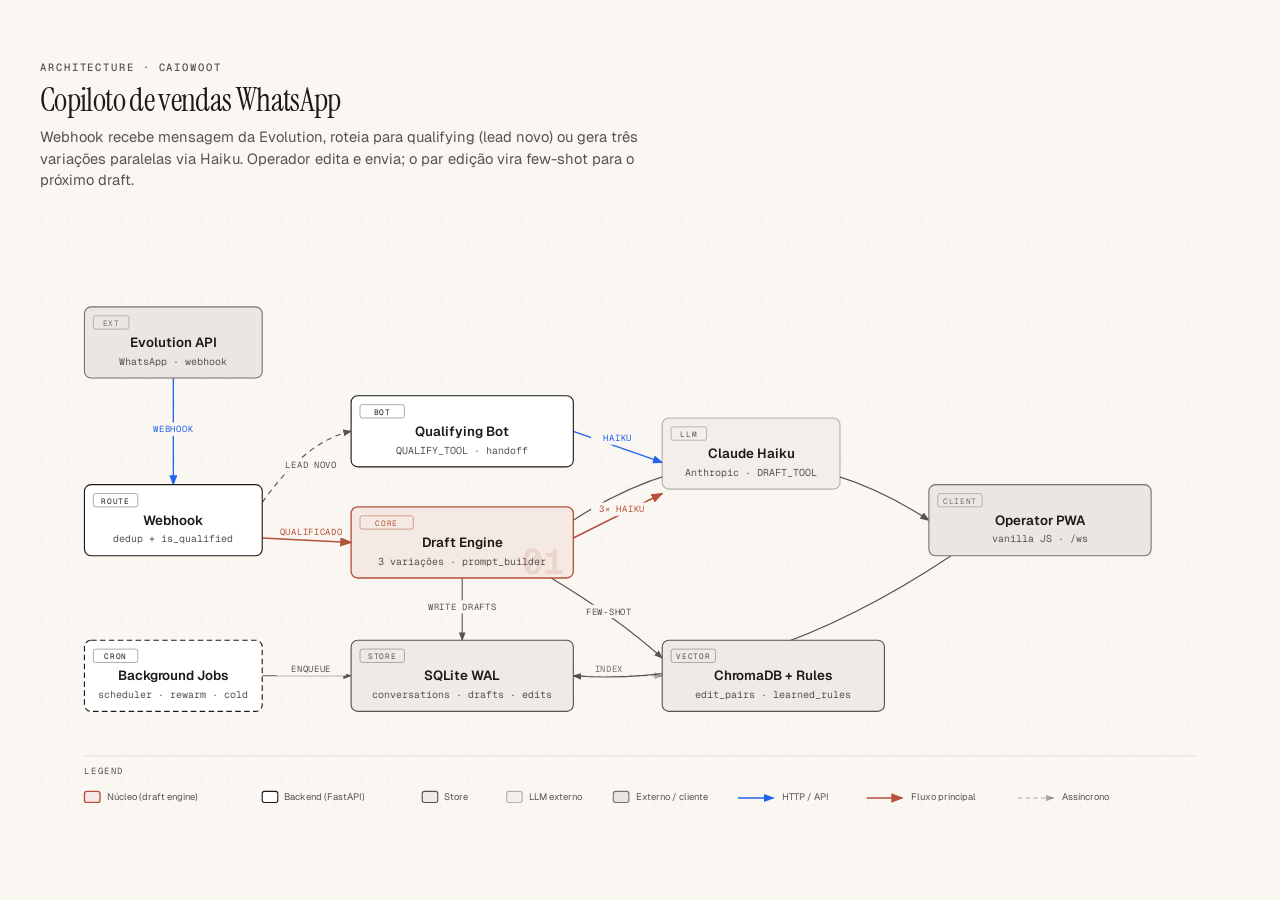
<file: architecture.html>
<!DOCTYPE html>
<html lang="pt-BR">
<head>
  <meta charset="UTF-8">
  <meta name="viewport" content="width=device-width, initial-scale=1.0">
  <title>CaioWoot · Arquitetura</title>
  <link href="https://fonts.googleapis.com/css2?family=Instrument+Serif:ital@0;1&family=Geist:wght@400;500;600&family=Geist+Mono:wght@400;500;600&display=swap" rel="stylesheet">
  <style>
    *, *::before, *::after { box-sizing: border-box; margin: 0; padding: 0; }
    :root {
      --paper:       #faf7f2;
      --paper-2:     #f2ede4;
      --ink:         #1c1917;
      --muted:       #57534e;
      --soft:        #78716c;
      --rule:        rgba(28,25,23,0.12);
      --accent:      #b5523a;
      --accent-tint: rgba(181,82,58,0.08);
      --link:        #2563eb;
      --font-sans:   'Geist', system-ui, sans-serif;
      --font-serif:  'Instrument Serif', serif;
      --font-mono:   'Geist Mono', ui-monospace, monospace;
    }

    body {
      font-family: var(--font-sans);
      background: var(--paper);
      color: var(--ink);
      min-height: 100vh;
      display: flex;
      align-items: center;
      justify-content: center;
      padding: 3rem 2rem;
    }

    .frame { max-width: 1200px; width: 100%; }

    .eyebrow {
      font-family: var(--font-mono);
      font-size: 0.66rem;
      font-weight: 500;
      letter-spacing: 0.18em;
      text-transform: uppercase;
      color: var(--muted);
      margin-bottom: 0.5rem;
    }

    h1 {
      font-family: var(--font-serif);
      font-size: clamp(1.5rem, 2.4vw + 0.75rem, 2rem);
      font-weight: 400;
      letter-spacing: -0.02em;
      line-height: 1.15;
      color: var(--ink);
      margin-bottom: 0.5rem;
    }

    .subtitle {
      font-family: var(--font-sans);
      font-size: 0.92rem;
      color: var(--muted);
      margin-bottom: 1.75rem;
      max-width: 640px;
      line-height: 1.45;
    }

    svg { width: 100%; min-width: 1000px; display: block; }
  </style>
</head>
<body>
  <div class="frame">
    <p class="eyebrow">Architecture · CaioWoot</p>
    <h1>Copiloto de vendas WhatsApp</h1>
    <p class="subtitle">Webhook recebe mensagem da Evolution, roteia para qualifying (lead novo) ou gera três variações paralelas via Haiku. Operador edita e envia; o par edição vira few-shot para o próximo draft.</p>

    <svg viewBox="0 0 1080 560" xmlns="http://www.w3.org/2000/svg" role="img" aria-label="Arquitetura CaioWoot">
      <defs>
        <pattern id="dots" width="24" height="24" patternUnits="userSpaceOnUse">
          <circle cx="1" cy="1" r="0.9" fill="rgba(28,25,23,0.10)"/>
        </pattern>
        <marker id="arrow" markerWidth="8" markerHeight="6" refX="7" refY="3" orient="auto">
          <polygon points="0 0, 8 3, 0 6" fill="#57534e"/>
        </marker>
        <marker id="arrow-accent" markerWidth="8" markerHeight="6" refX="7" refY="3" orient="auto">
          <polygon points="0 0, 8 3, 0 6" fill="#b5523a"/>
        </marker>
        <marker id="arrow-link" markerWidth="8" markerHeight="6" refX="7" refY="3" orient="auto">
          <polygon points="0 0, 8 3, 0 6" fill="#2563eb"/>
        </marker>
        <marker id="arrow-soft" markerWidth="8" markerHeight="6" refX="7" refY="3" orient="auto">
          <polygon points="0 0, 8 3, 0 6" fill="rgba(28,25,23,0.35)"/>
        </marker>
      </defs>

      <rect width="100%" height="100%" fill="#faf7f2"/>
      <rect width="100%" height="100%" fill="url(#dots)" opacity="0.55"/>

      <!-- ============================================ -->
      <!-- Arrows first (behind boxes)                 -->
      <!-- ============================================ -->

      <!-- 1. Evolution (in) → Webhook (LINK) -->
      <line x1="120" y1="144" x2="120" y2="240" stroke="#2563eb" stroke-width="1.2" marker-end="url(#arrow-link)"/>

      <!-- 2. Webhook → Auto-qualifier (dashed muted — conditional) -->
      <path d="M 200 256 Q 240 200 280 192" fill="none" stroke="#57534e" stroke-width="1" stroke-dasharray="5,4" marker-end="url(#arrow)"/>

      <!-- 3. Webhook → Draft engine (ACCENT — primary) -->
      <line x1="200" y1="288" x2="280" y2="292" stroke="#b5523a" stroke-width="1.4" marker-end="url(#arrow-accent)"/>

      <!-- 4. Auto-qualifier → Claude Haiku (LINK) -->
      <line x1="480" y1="192" x2="560" y2="220" stroke="#2563eb" stroke-width="1.2" marker-end="url(#arrow-link)"/>

      <!-- 5. Draft engine → Claude Haiku (ACCENT — 3x parallel) -->
      <line x1="480" y1="288" x2="560" y2="248" stroke="#b5523a" stroke-width="1.4" marker-end="url(#arrow-accent)"/>

      <!-- 6. Draft engine → ChromaDB (muted — few-shot read) -->
      <path d="M 460 324 Q 520 360 560 396" fill="none" stroke="#57534e" stroke-width="1" marker-end="url(#arrow)"/>

      <!-- 7. Draft engine → SQLite (muted — write drafts) -->
      <line x1="380" y1="324" x2="380" y2="380" stroke="#57534e" stroke-width="1" marker-end="url(#arrow)"/>

      <!-- 8. Draft engine → Operator PWA (muted, arco — WS broadcast) -->
      <path d="M 480 272 Q 640 168 800 272" fill="none" stroke="#57534e" stroke-width="1.1" marker-end="url(#arrow)"/>

      <!-- 9. Operator PWA → SQLite (muted, arco — edit + send) -->
      <path d="M 820 304 Q 640 424 480 412" fill="none" stroke="#57534e" stroke-width="1" marker-end="url(#arrow)"/>

      <!-- 10. SQLite → ChromaDB (dashed — async index) -->
      <line x1="480" y1="412" x2="560" y2="412" stroke="rgba(28,25,23,0.35)" stroke-width="1" stroke-dasharray="4,3" marker-end="url(#arrow-soft)"/>

      <!-- 11. Background cron → SQLite (muted — scheduled sends) -->
      <line x1="200" y1="412" x2="280" y2="412" stroke="#57534e" stroke-width="1" marker-end="url(#arrow)"/>

      <!-- ============================================ -->
      <!-- Arrow labels (always with opaque mask)      -->
      <!-- ============================================ -->

      <rect x="96" y="184" width="48" height="12" rx="2" fill="#faf7f2"/>
      <text x="120" y="193" fill="#2563eb" font-size="8" font-family="'Geist Mono', monospace" text-anchor="middle" letter-spacing="0.08em">WEBHOOK</text>

      <rect x="212" y="216" width="64" height="12" rx="2" fill="#faf7f2"/>
      <text x="244" y="225" fill="#57534e" font-size="8" font-family="'Geist Mono', monospace" text-anchor="middle" letter-spacing="0.08em">LEAD NOVO</text>

      <rect x="212" y="276" width="64" height="12" rx="2" fill="#faf7f2"/>
      <text x="244" y="285" fill="#b5523a" font-size="8" font-family="'Geist Mono', monospace" text-anchor="middle" letter-spacing="0.08em">QUALIFICADO</text>

      <rect x="496" y="192" width="48" height="12" rx="2" fill="#faf7f2"/>
      <text x="520" y="201" fill="#2563eb" font-size="8" font-family="'Geist Mono', monospace" text-anchor="middle" letter-spacing="0.08em">HAIKU</text>

      <rect x="496" y="256" width="56" height="12" rx="2" fill="#faf7f2"/>
      <text x="524" y="265" fill="#b5523a" font-size="8" font-family="'Geist Mono', monospace" text-anchor="middle" letter-spacing="0.08em">3× HAIKU</text>

      <rect x="480" y="348" width="64" height="12" rx="2" fill="#faf7f2"/>
      <text x="512" y="357" fill="#57534e" font-size="8" font-family="'Geist Mono', monospace" text-anchor="middle" letter-spacing="0.08em">FEW-SHOT</text>

      <rect x="344" y="344" width="72" height="12" rx="2" fill="#faf7f2"/>
      <text x="380" y="353" fill="#57534e" font-size="8" font-family="'Geist Mono', monospace" text-anchor="middle" letter-spacing="0.08em">WRITE DRAFTS</text>

      <rect x="604" y="196" width="72" height="12" rx="2" fill="#faf7f2"/>
      <text x="640" y="205" fill="#57534e" font-size="8" font-family="'Geist Mono', monospace" text-anchor="middle" letter-spacing="0.08em">WS BROADCAST</text>

      <rect x="604" y="400" width="72" height="12" rx="2" fill="#faf7f2"/>
      <text x="640" y="409" fill="#57534e" font-size="8" font-family="'Geist Mono', monospace" text-anchor="middle" letter-spacing="0.08em">EDIT + SEND</text>

      <rect x="492" y="400" width="40" height="12" rx="2" fill="#faf7f2"/>
      <text x="512" y="409" fill="#78716c" font-size="8" font-family="'Geist Mono', monospace" text-anchor="middle" letter-spacing="0.08em">INDEX</text>

      <rect x="212" y="400" width="64" height="12" rx="2" fill="#faf7f2"/>
      <text x="244" y="409" fill="#57534e" font-size="8" font-family="'Geist Mono', monospace" text-anchor="middle" letter-spacing="0.08em">ENQUEUE</text>

      <!-- ============================================ -->
      <!-- Nodes (drawn on top)                         -->
      <!-- ============================================ -->

      <!-- 1. Evolution API (external input) -->
      <rect x="40" y="80" width="160" height="64" rx="6" fill="#faf7f2"/>
      <rect x="40" y="80" width="160" height="64" rx="6" fill="rgba(87,83,78,0.10)" stroke="#78716c" stroke-width="1"/>
      <rect x="48" y="88" width="32" height="12" rx="2" fill="transparent" stroke="rgba(120,113,108,0.50)" stroke-width="0.8"/>
      <text x="64" y="97" fill="#78716c" font-size="7" font-family="'Geist Mono', monospace" text-anchor="middle" letter-spacing="0.08em">EXT</text>
      <text x="120" y="116" fill="#1c1917" font-size="12" font-weight="600" font-family="'Geist', sans-serif" text-anchor="middle">Evolution API</text>
      <text x="120" y="132" fill="#57534e" font-size="9" font-family="'Geist Mono', monospace" text-anchor="middle">WhatsApp · webhook</text>

      <!-- 2. Webhook router (backend) -->
      <rect x="40" y="240" width="160" height="64" rx="6" fill="#faf7f2"/>
      <rect x="40" y="240" width="160" height="64" rx="6" fill="#ffffff" stroke="#1c1917" stroke-width="1"/>
      <rect x="48" y="248" width="40" height="12" rx="2" fill="transparent" stroke="rgba(28,25,23,0.40)" stroke-width="0.8"/>
      <text x="68" y="257" fill="#1c1917" font-size="7" font-family="'Geist Mono', monospace" text-anchor="middle" letter-spacing="0.08em">ROUTE</text>
      <text x="120" y="276" fill="#1c1917" font-size="12" font-weight="600" font-family="'Geist', sans-serif" text-anchor="middle">Webhook</text>
      <text x="120" y="292" fill="#57534e" font-size="9" font-family="'Geist Mono', monospace" text-anchor="middle">dedup + is_qualified</text>

      <!-- 3. Auto-qualifier (backend) -->
      <rect x="280" y="160" width="200" height="64" rx="6" fill="#faf7f2"/>
      <rect x="280" y="160" width="200" height="64" rx="6" fill="#ffffff" stroke="#1c1917" stroke-width="1"/>
      <rect x="288" y="168" width="40" height="12" rx="2" fill="transparent" stroke="rgba(28,25,23,0.40)" stroke-width="0.8"/>
      <text x="308" y="177" fill="#1c1917" font-size="7" font-family="'Geist Mono', monospace" text-anchor="middle" letter-spacing="0.08em">BOT</text>
      <text x="380" y="196" fill="#1c1917" font-size="12" font-weight="600" font-family="'Geist', sans-serif" text-anchor="middle">Qualifying Bot</text>
      <text x="380" y="212" fill="#57534e" font-size="9" font-family="'Geist Mono', monospace" text-anchor="middle">QUALIFY_TOOL · handoff</text>

      <!-- 4. Draft engine (FOCAL — accent) -->
      <rect x="280" y="260" width="200" height="64" rx="6" fill="#faf7f2"/>
      <rect x="280" y="260" width="200" height="64" rx="6" fill="rgba(181,82,58,0.08)" stroke="#b5523a" stroke-width="1.2"/>
      <rect x="288" y="268" width="48" height="12" rx="2" fill="transparent" stroke="rgba(181,82,58,0.55)" stroke-width="0.8"/>
      <text x="312" y="277" fill="#b5523a" font-size="7" font-family="'Geist Mono', monospace" text-anchor="middle" letter-spacing="0.08em">CORE</text>
      <text x="472" y="320" fill="rgba(181,82,58,0.14)" font-size="32" font-weight="600" font-family="'Geist Mono', monospace" text-anchor="end">01</text>
      <text x="380" y="296" fill="#1c1917" font-size="12" font-weight="600" font-family="'Geist', sans-serif" text-anchor="middle">Draft Engine</text>
      <text x="380" y="312" fill="#57534e" font-size="9" font-family="'Geist Mono', monospace" text-anchor="middle">3 variações · prompt_builder</text>

      <!-- 5. Claude Haiku (external LLM) -->
      <rect x="560" y="180" width="160" height="64" rx="6" fill="#faf7f2"/>
      <rect x="560" y="180" width="160" height="64" rx="6" fill="rgba(28,25,23,0.03)" stroke="rgba(28,25,23,0.30)" stroke-width="1"/>
      <rect x="568" y="188" width="32" height="12" rx="2" fill="transparent" stroke="rgba(28,25,23,0.30)" stroke-width="0.8"/>
      <text x="584" y="197" fill="#57534e" font-size="7" font-family="'Geist Mono', monospace" text-anchor="middle" letter-spacing="0.08em">LLM</text>
      <text x="640" y="216" fill="#1c1917" font-size="12" font-weight="600" font-family="'Geist', sans-serif" text-anchor="middle">Claude Haiku</text>
      <text x="640" y="232" fill="#57534e" font-size="9" font-family="'Geist Mono', monospace" text-anchor="middle">Anthropic · DRAFT_TOOL</text>

      <!-- 6. Operator PWA (external output) -->
      <rect x="800" y="240" width="200" height="64" rx="6" fill="#faf7f2"/>
      <rect x="800" y="240" width="200" height="64" rx="6" fill="rgba(87,83,78,0.10)" stroke="#78716c" stroke-width="1"/>
      <rect x="808" y="248" width="40" height="12" rx="2" fill="transparent" stroke="rgba(120,113,108,0.50)" stroke-width="0.8"/>
      <text x="828" y="257" fill="#78716c" font-size="7" font-family="'Geist Mono', monospace" text-anchor="middle" letter-spacing="0.08em">CLIENT</text>
      <text x="900" y="276" fill="#1c1917" font-size="12" font-weight="600" font-family="'Geist', sans-serif" text-anchor="middle">Operator PWA</text>
      <text x="900" y="292" fill="#57534e" font-size="9" font-family="'Geist Mono', monospace" text-anchor="middle">vanilla JS · /ws</text>

      <!-- 7. Background cron (backend) -->
      <rect x="40" y="380" width="160" height="64" rx="6" fill="#faf7f2"/>
      <rect x="40" y="380" width="160" height="64" rx="6" fill="#ffffff" stroke="#1c1917" stroke-width="1" stroke-dasharray="5,3"/>
      <rect x="48" y="388" width="40" height="12" rx="2" fill="transparent" stroke="rgba(28,25,23,0.40)" stroke-width="0.8"/>
      <text x="68" y="397" fill="#1c1917" font-size="7" font-family="'Geist Mono', monospace" text-anchor="middle" letter-spacing="0.08em">CRON</text>
      <text x="120" y="416" fill="#1c1917" font-size="12" font-weight="600" font-family="'Geist', sans-serif" text-anchor="middle">Background Jobs</text>
      <text x="120" y="432" fill="#57534e" font-size="9" font-family="'Geist Mono', monospace" text-anchor="middle">scheduler · rewarm · cold</text>

      <!-- 8. SQLite WAL (store) -->
      <rect x="280" y="380" width="200" height="64" rx="6" fill="#faf7f2"/>
      <rect x="280" y="380" width="200" height="64" rx="6" fill="rgba(28,25,23,0.05)" stroke="#57534e" stroke-width="1"/>
      <rect x="288" y="388" width="40" height="12" rx="2" fill="transparent" stroke="rgba(87,83,78,0.50)" stroke-width="0.8"/>
      <text x="308" y="397" fill="#57534e" font-size="7" font-family="'Geist Mono', monospace" text-anchor="middle" letter-spacing="0.08em">STORE</text>
      <text x="380" y="416" fill="#1c1917" font-size="12" font-weight="600" font-family="'Geist', sans-serif" text-anchor="middle">SQLite WAL</text>
      <text x="380" y="432" fill="#57534e" font-size="9" font-family="'Geist Mono', monospace" text-anchor="middle">conversations · drafts · edits</text>

      <!-- 9. ChromaDB (store) -->
      <rect x="560" y="380" width="200" height="64" rx="6" fill="#faf7f2"/>
      <rect x="560" y="380" width="200" height="64" rx="6" fill="rgba(28,25,23,0.05)" stroke="#57534e" stroke-width="1"/>
      <rect x="568" y="388" width="40" height="12" rx="2" fill="transparent" stroke="rgba(87,83,78,0.50)" stroke-width="0.8"/>
      <text x="588" y="397" fill="#57534e" font-size="7" font-family="'Geist Mono', monospace" text-anchor="middle" letter-spacing="0.08em">VECTOR</text>
      <text x="660" y="416" fill="#1c1917" font-size="12" font-weight="600" font-family="'Geist', sans-serif" text-anchor="middle">ChromaDB + Rules</text>
      <text x="660" y="432" fill="#57534e" font-size="9" font-family="'Geist Mono', monospace" text-anchor="middle">edit_pairs · learned_rules</text>

      <!-- ============================================ -->
      <!-- Legend strip                                 -->
      <!-- ============================================ -->
      <line x1="40" y1="484" x2="1040" y2="484" stroke="rgba(28,25,23,0.12)" stroke-width="0.8"/>
      <text x="40" y="500" fill="#57534e" font-size="8" font-family="'Geist Mono', monospace" letter-spacing="0.18em">LEGEND</text>

      <rect x="40" y="516" width="14" height="10" rx="2" fill="rgba(181,82,58,0.08)" stroke="#b5523a" stroke-width="1.2"/>
      <text x="60" y="524" fill="#57534e" font-size="8.5" font-family="'Geist', sans-serif">Núcleo (draft engine)</text>

      <rect x="200" y="516" width="14" height="10" rx="2" fill="#ffffff" stroke="#1c1917" stroke-width="1"/>
      <text x="220" y="524" fill="#57534e" font-size="8.5" font-family="'Geist', sans-serif">Backend (FastAPI)</text>

      <rect x="344" y="516" width="14" height="10" rx="2" fill="rgba(28,25,23,0.05)" stroke="#57534e" stroke-width="1"/>
      <text x="364" y="524" fill="#57534e" font-size="8.5" font-family="'Geist', sans-serif">Store</text>

      <rect x="420" y="516" width="14" height="10" rx="2" fill="rgba(28,25,23,0.03)" stroke="rgba(28,25,23,0.30)" stroke-width="1"/>
      <text x="440" y="524" fill="#57534e" font-size="8.5" font-family="'Geist', sans-serif">LLM externo</text>

      <rect x="516" y="516" width="14" height="10" rx="2" fill="rgba(87,83,78,0.10)" stroke="#78716c" stroke-width="1"/>
      <text x="536" y="524" fill="#57534e" font-size="8.5" font-family="'Geist', sans-serif">Externo / cliente</text>

      <line x1="628" y1="522" x2="660" y2="522" stroke="#2563eb" stroke-width="1.2" marker-end="url(#arrow-link)"/>
      <text x="668" y="524" fill="#57534e" font-size="8.5" font-family="'Geist', sans-serif">HTTP / API</text>

      <line x1="744" y1="522" x2="776" y2="522" stroke="#b5523a" stroke-width="1.4" marker-end="url(#arrow-accent)"/>
      <text x="784" y="524" fill="#57534e" font-size="8.5" font-family="'Geist', sans-serif">Fluxo principal</text>

      <line x1="880" y1="522" x2="912" y2="522" stroke="rgba(28,25,23,0.35)" stroke-width="1" stroke-dasharray="4,3" marker-end="url(#arrow-soft)"/>
      <text x="920" y="524" fill="#57534e" font-size="8.5" font-family="'Geist', sans-serif">Assíncrono</text>
    </svg>
  </div>
</body>
</html>
</file>
